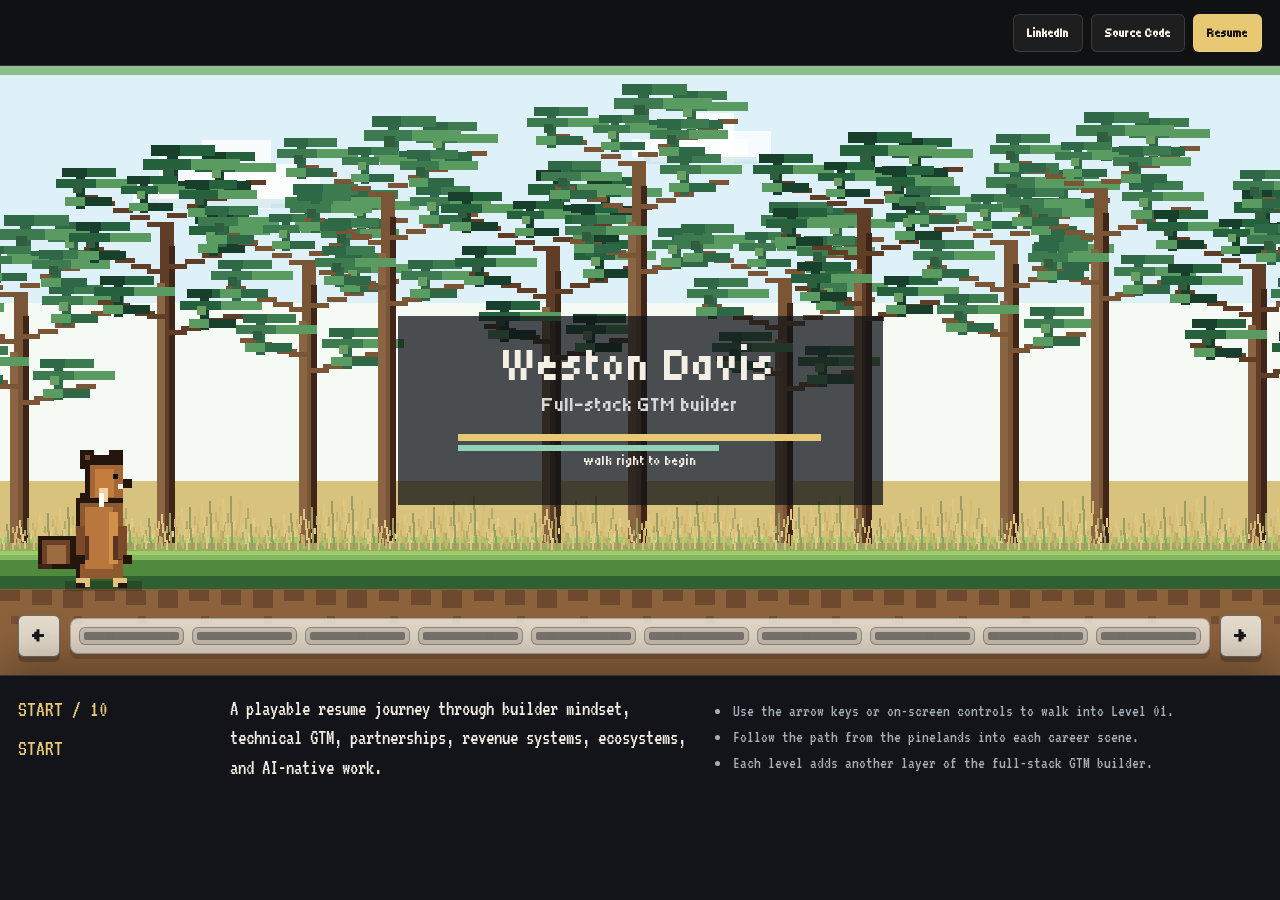
<file: index.html>
<!doctype html>
<html lang="en">
  <head>
    <meta charset="utf-8">
    <meta name="viewport" content="width=device-width, initial-scale=1">
    <meta name="description" content="A playable resume journey for Weston Davis, a full-stack GTM builder for developer platforms, open source, partnerships, AI workflows, and enterprise software.">
    <meta property="og:title" content="Weston Davis | Full-Stack GTM Builder">
    <meta property="og:description" content="Walk a pixel-art beaver through a career journey across developer platforms, open source, partnerships, sales strategy, enterprise consulting, and AI-native GTM.">
    <meta property="og:type" content="website">
    <title>Weston Davis | Full-Stack GTM Builder</title>
    <link rel="preconnect" href="https://fonts.googleapis.com">
    <link rel="preconnect" href="https://fonts.gstatic.com" crossorigin>
    <link href="https://fonts.googleapis.com/css2?family=Tiny5&family=VT323&display=swap" rel="stylesheet">
    <link rel="stylesheet" href="styles.css?v=20260710-agpl-links">
  </head>
  <body>
    <main class="app">
      <header class="topbar">
        <a class="brand" href="#game-canvas" aria-label="Weston Davis resume game home">
          <span>Weston Davis</span>
          <small>Full-stack GTM builder</small>
        </a>

        <nav class="utility" aria-label="Contact, source code, and resume links">
          <a class="text-button" href="https://www.linkedin.com/in/westonkdavis" target="_blank" rel="noreferrer">LinkedIn</a>
          <a class="text-button" href="https://github.com/weskdavis/resume-game" target="_blank" rel="noreferrer">Source Code</a>
          <a class="text-button is-primary" href="resume.html">Resume</a>
        </nav>
      </header>

      <section class="stage" aria-label="Busy Beaver Resume Quest">
        <canvas id="game-canvas" width="960" height="540" tabindex="0" role="img" aria-label="Playable side-scrolling resume game. Move Weston the beaver through career scenes from Pinehurst to the next technical GTM quest."></canvas>

        <div class="scene-nav" aria-label="Scene navigation">
          <button class="icon-button" id="prev-scene" type="button" aria-label="Previous scene">←</button>
          <div class="timeline" id="timeline" aria-label="Career timeline"></div>
          <button class="icon-button" id="next-scene" type="button" aria-label="Next scene">→</button>
        </div>

      </section>

      <div class="touch-controls" aria-label="Character controls">
        <div class="touch-dpad" aria-label="Movement controls">
          <button class="touch-button touch-arrow" data-control="left" type="button" aria-label="Move left">←</button>
          <button class="touch-button touch-arrow" data-control="right" type="button" aria-label="Move right">→</button>
        </div>
        <div class="touch-actions" aria-label="Action controls">
          <button class="touch-button touch-action is-jump" data-control="jump" type="button" aria-label="Jump">A</button>
          <button class="touch-button touch-action is-slap" data-control="slap" type="button" aria-label="Tail slap">B</button>
        </div>
      </div>

      <section class="hud" aria-live="polite">
        <button class="hud-toggle" id="hud-toggle" type="button" aria-expanded="true">Career card</button>

        <div class="hud-grid" id="hud-content">
          <div class="scene-kicker">
            <span id="scene-count">Level 01 / 10</span>
            <span id="scene-type">Origin</span>
          </div>

          <div class="scene-main">
            <p class="capability" id="scene-capability">Builder Mindset</p>
            <h1 id="scene-title">Southern Pines / Pinehurst</h1>
            <p id="scene-story">The journey starts in longleaf pine country: practical, curious, self-directed, and oriented toward useful work.</p>
          </div>

          <div class="scene-proof">
            <div class="scene-place" id="scene-place">Southern Pines / Pinehurst, NC</div>
            <div class="artifact" id="scene-artifact">Capability gained: Toolbox</div>
            <ul id="scene-points"></ul>
          </div>
        </div>
      </section>

      <div class="final-overlay" id="final-overlay" aria-hidden="true">
        <div class="final-card" role="dialog" aria-modal="true" aria-labelledby="final-title">
          <p class="final-kicker">Mission Complete</p>
          <h2 id="final-title">Weston Davis</h2>
          <p class="final-subtitle">GTM Builder &bull; Partnerships &bull; Developer Platforms &bull; Strategy &amp; Operations</p>

          <div class="final-actions" aria-label="Final resume actions">
            <button class="text-button final-button" id="final-email-button" type="button">Email</button>
            <a class="text-button final-button" href="https://www.linkedin.com/in/westonkdavis" target="_blank" rel="noreferrer">LinkedIn</a>
            <a class="text-button final-button" href="resume.html">Traditional Resume</a>
            <button class="text-button final-button" id="final-print-button" type="button">Print / Save PDF</button>
          </div>

          <p class="final-license"><a href="https://github.com/weskdavis/resume-game" target="_blank" rel="noreferrer">Licensed under AGPL</a></p>
          <p class="final-status" id="final-status" aria-live="polite"></p>
        </div>
      </div>
    </main>

    <script src="resume-data.js?v=20260710-level-9-place"></script>
    <script src="script.js?v=20260604-level10-sign-center"></script>
  </body>
</html>
</file>
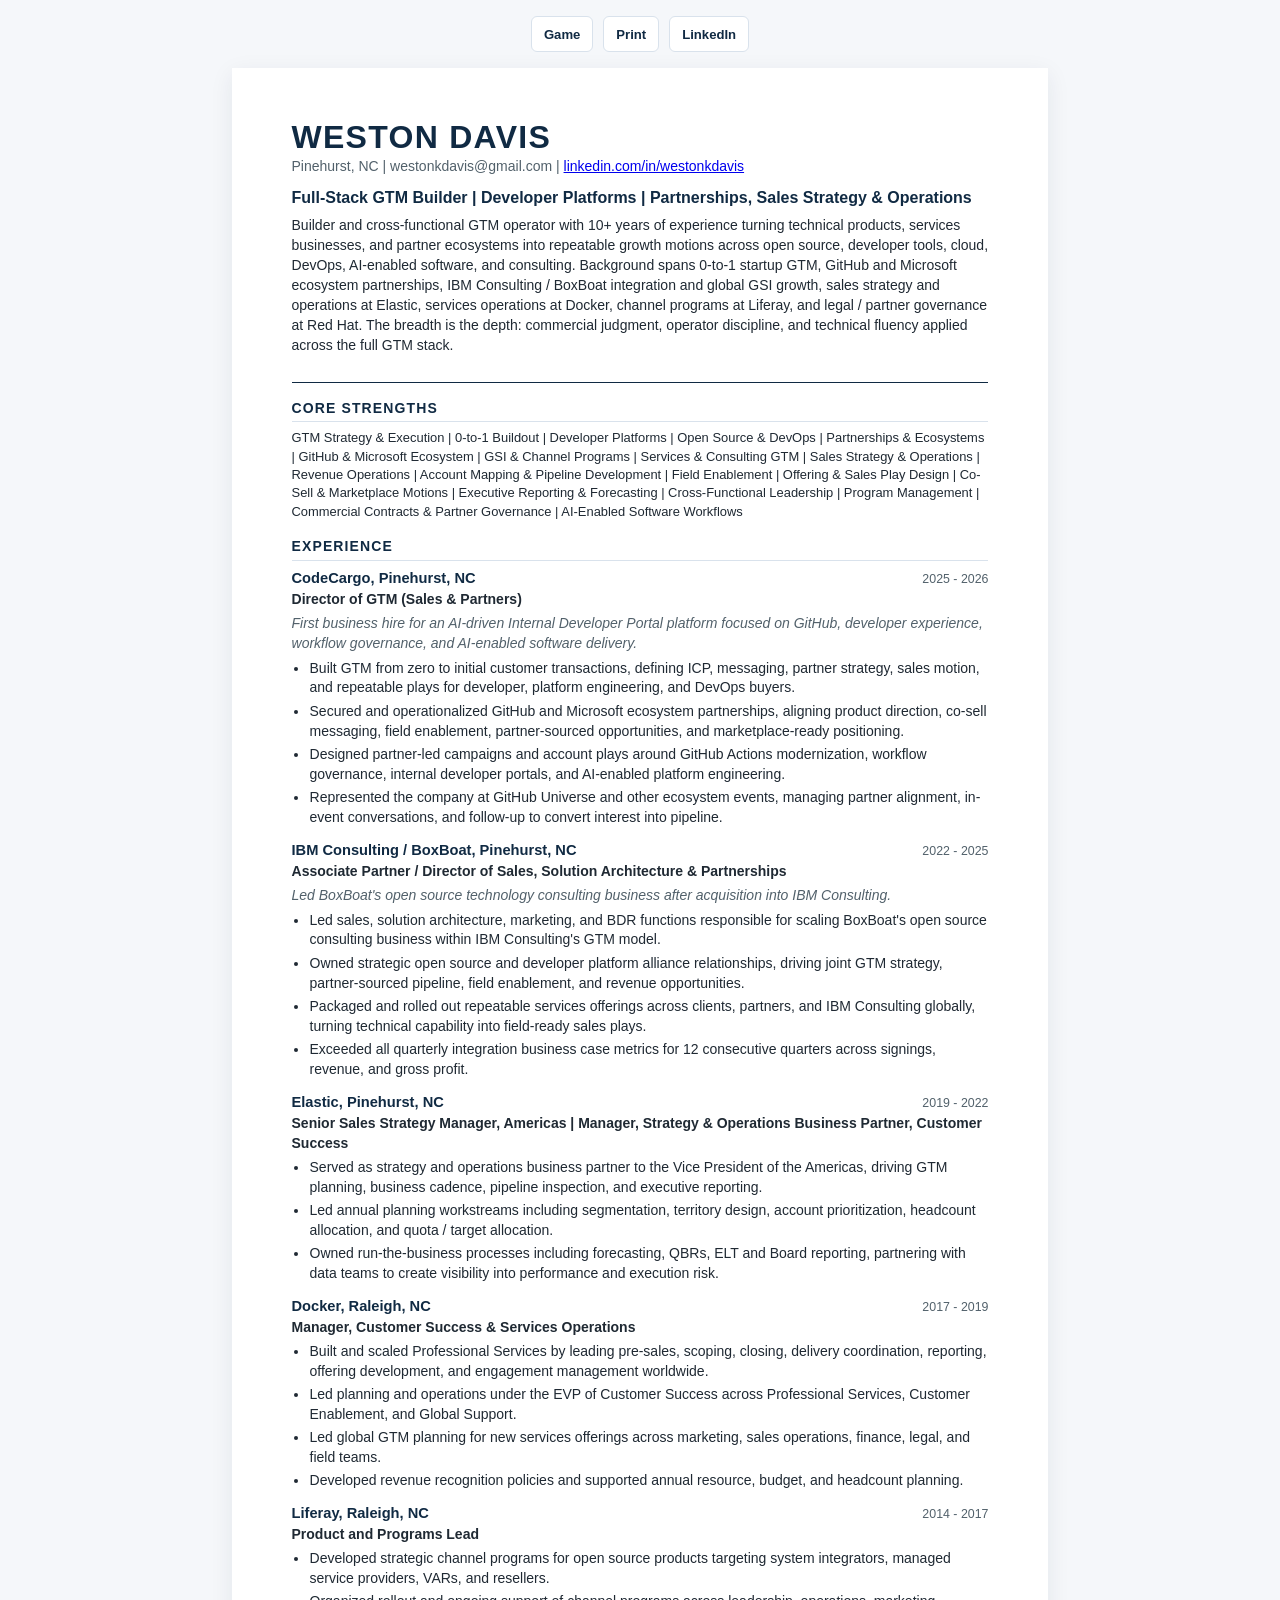
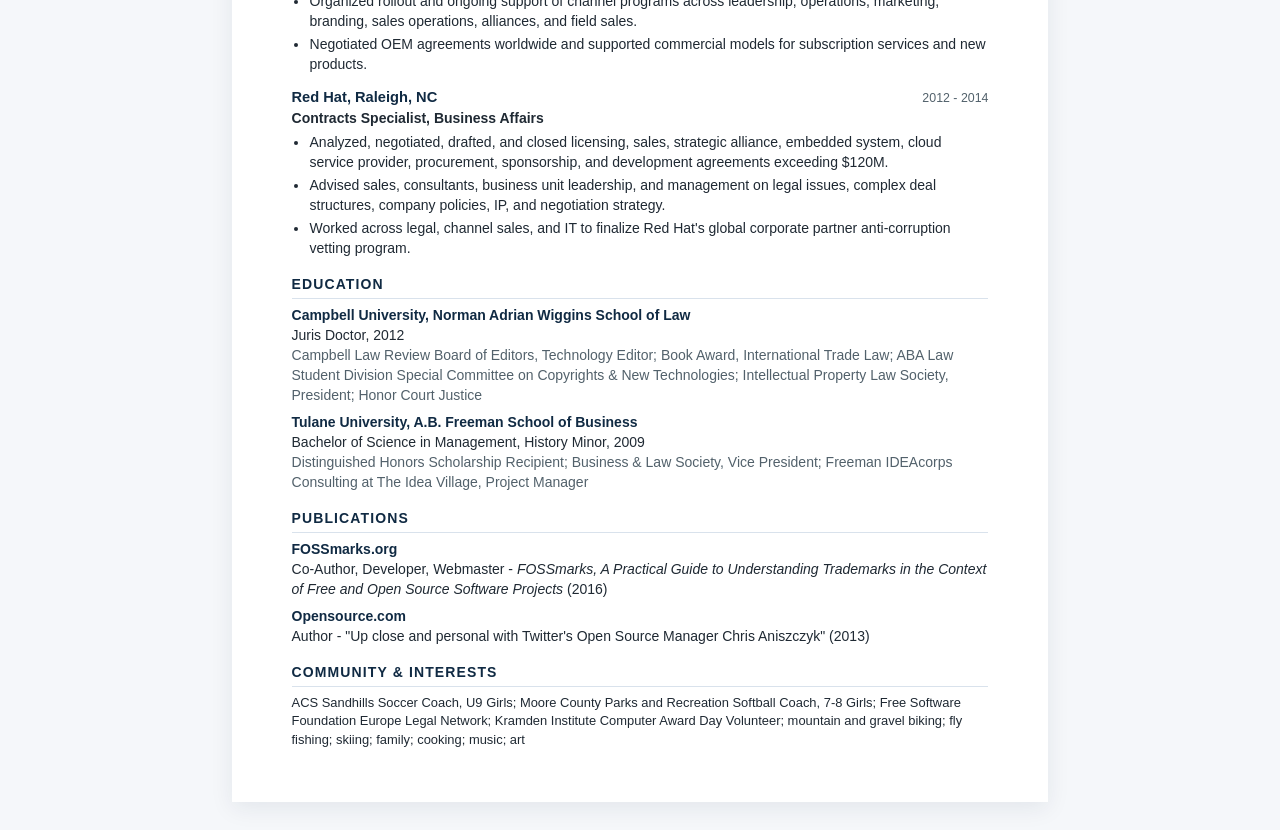
<file: resume.html>
<!doctype html>
<html lang="en">
  <head>
    <meta charset="utf-8">
    <meta name="viewport" content="width=device-width, initial-scale=1">
    <meta name="description" content="Classic resume for Weston Davis, GTM builder for developer platforms, partnerships, sales strategy, and operations.">
    <title>Weston Davis | Resume</title>
    <style>
      :root {
        --text: #1f2933;
        --muted: #52616b;
        --line: #d9e2ec;
        --accent: #102a43;
        --paper: #ffffff;
      }

      * {
        box-sizing: border-box;
      }

      body {
        margin: 0;
        background: #f5f7fa;
        color: var(--text);
        font-family: -apple-system, BlinkMacSystemFont, "Segoe UI", Roboto, Helvetica, Arial, sans-serif;
        font-size: 10.5pt;
        line-height: 1.42;
      }

      .toolbar {
        display: flex;
        justify-content: center;
        gap: 10px;
        padding: 16px;
      }

      .toolbar a,
      .toolbar button {
        display: inline-flex;
        align-items: center;
        min-height: 36px;
        padding: 0 12px;
        border: 1px solid var(--line);
        border-radius: 6px;
        background: #fff;
        color: var(--accent);
        font: 700 0.82rem -apple-system, BlinkMacSystemFont, "Segoe UI", sans-serif;
        text-decoration: none;
        cursor: pointer;
      }

      .page {
        max-width: 8.5in;
        margin: 0 auto 28px;
        padding: 0.55in 0.62in;
        background: var(--paper);
        box-shadow: 0 6px 22px rgba(16, 42, 67, 0.08);
      }

      header {
        margin-bottom: 16px;
        padding-bottom: 12px;
        border-bottom: 1.5px solid var(--accent);
      }

      h1 {
        margin: 0 0 4px;
        color: var(--accent);
        font-size: 24pt;
        font-weight: 700;
        letter-spacing: 0.04em;
        line-height: 1;
        text-transform: uppercase;
      }

      .contact,
      .small,
      .context,
      .dates {
        color: var(--muted);
      }

      .headline {
        margin-top: 10px;
        color: var(--accent);
        font-size: 12pt;
        font-weight: 700;
      }

      .summary {
        margin-top: 7px;
      }

      section {
        margin-top: 16px;
      }

      h2 {
        margin: 0 0 7px;
        padding-bottom: 3px;
        border-bottom: 1px solid var(--line);
        color: var(--accent);
        font-size: 10.5pt;
        font-weight: 700;
        letter-spacing: 0.08em;
        text-transform: uppercase;
      }

      .skills {
        margin: 0;
        font-size: 9.7pt;
      }

      .role {
        margin-top: 12px;
      }

      .role:first-of-type {
        margin-top: 0;
      }

      .role-header {
        display: flex;
        align-items: baseline;
        justify-content: space-between;
        gap: 12px;
        margin-bottom: 1px;
      }

      .company,
      .degree,
      .publication-title {
        color: var(--accent);
        font-weight: 700;
      }

      .company {
        font-size: 11pt;
      }

      .dates {
        white-space: nowrap;
        font-size: 9.3pt;
      }

      .title {
        margin-bottom: 4px;
        font-weight: 700;
      }

      .context {
        margin: 3px 0 5px;
        font-style: italic;
      }

      ul {
        margin: 4px 0 0 17px;
        padding: 0;
      }

      li {
        margin-bottom: 3.5px;
        padding-left: 1px;
      }

      .education-item,
      .publication-item {
        margin-bottom: 8px;
      }

      @media print {
        @page {
          size: Letter;
          margin: 0.45in 0.55in;
        }

        body {
          background: #fff;
          font-size: 10pt;
          line-height: 1.36;
          -webkit-print-color-adjust: exact;
          print-color-adjust: exact;
        }

        .toolbar {
          display: none;
        }

        .page {
          max-width: none;
          margin: 0;
          padding: 0;
          box-shadow: none;
        }

        section,
        .role,
        ul {
          break-inside: auto;
          page-break-inside: auto;
        }

        h2,
        .role-header,
        .title,
        .context {
          break-after: avoid;
          page-break-after: avoid;
        }

        a {
          color: inherit;
          text-decoration: none;
        }
      }
    </style>
  </head>
  <body>
    <nav class="toolbar" aria-label="Resume actions">
      <a href="index.html">Game</a>
      <button type="button" onclick="window.print()">Print</button>
      <a href="https://www.linkedin.com/in/westonkdavis/" target="_blank" rel="noreferrer">LinkedIn</a>
    </nav>

    <main class="page">
      <header>
        <h1>Weston Davis</h1>
        <div class="contact">Pinehurst, NC | westonkdavis@gmail.com | <a href="https://www.linkedin.com/in/westonkdavis/">linkedin.com/in/westonkdavis</a></div>
        <div class="headline">Full-Stack GTM Builder | Developer Platforms | Partnerships, Sales Strategy & Operations</div>
        <p class="summary">
          Builder and cross-functional GTM operator with 10+ years of experience turning technical products, services businesses, and partner ecosystems into repeatable growth motions across open source, developer tools, cloud, DevOps, AI-enabled software, and consulting. Background spans 0-to-1 startup GTM, GitHub and Microsoft ecosystem partnerships, IBM Consulting / BoxBoat integration and global GSI growth, sales strategy and operations at Elastic, services operations at Docker, channel programs at Liferay, and legal / partner governance at Red Hat. The breadth is the depth: commercial judgment, operator discipline, and technical fluency applied across the full GTM stack.
        </p>
      </header>

      <section>
        <h2>Core Strengths</h2>
        <p class="skills">GTM Strategy & Execution | 0-to-1 Buildout | Developer Platforms | Open Source & DevOps | Partnerships & Ecosystems | GitHub & Microsoft Ecosystem | GSI & Channel Programs | Services & Consulting GTM | Sales Strategy & Operations | Revenue Operations | Account Mapping & Pipeline Development | Field Enablement | Offering & Sales Play Design | Co-Sell & Marketplace Motions | Executive Reporting & Forecasting | Cross-Functional Leadership | Program Management | Commercial Contracts & Partner Governance | AI-Enabled Software Workflows</p>
      </section>

      <section>
        <h2>Experience</h2>

        <div class="role">
          <div class="role-header">
            <div class="company">CodeCargo, Pinehurst, NC</div>
            <div class="dates">2025 - 2026</div>
          </div>
          <div class="title">Director of GTM (Sales & Partners)</div>
          <p class="context">First business hire for an AI-driven Internal Developer Portal platform focused on GitHub, developer experience, workflow governance, and AI-enabled software delivery.</p>
          <ul>
            <li>Built GTM from zero to initial customer transactions, defining ICP, messaging, partner strategy, sales motion, and repeatable plays for developer, platform engineering, and DevOps buyers.</li>
            <li>Secured and operationalized GitHub and Microsoft ecosystem partnerships, aligning product direction, co-sell messaging, field enablement, partner-sourced opportunities, and marketplace-ready positioning.</li>
            <li>Designed partner-led campaigns and account plays around GitHub Actions modernization, workflow governance, internal developer portals, and AI-enabled platform engineering.</li>
            <li>Represented the company at GitHub Universe and other ecosystem events, managing partner alignment, in-event conversations, and follow-up to convert interest into pipeline.</li>
          </ul>
        </div>

        <div class="role">
          <div class="role-header">
            <div class="company">IBM Consulting / BoxBoat, Pinehurst, NC</div>
            <div class="dates">2022 - 2025</div>
          </div>
          <div class="title">Associate Partner / Director of Sales, Solution Architecture & Partnerships</div>
          <p class="context">Led BoxBoat's open source technology consulting business after acquisition into IBM Consulting.</p>
          <ul>
            <li>Led sales, solution architecture, marketing, and BDR functions responsible for scaling BoxBoat's open source consulting business within IBM Consulting's GTM model.</li>
            <li>Owned strategic open source and developer platform alliance relationships, driving joint GTM strategy, partner-sourced pipeline, field enablement, and revenue opportunities.</li>
            <li>Packaged and rolled out repeatable services offerings across clients, partners, and IBM Consulting globally, turning technical capability into field-ready sales plays.</li>
            <li>Exceeded all quarterly integration business case metrics for 12 consecutive quarters across signings, revenue, and gross profit.</li>
          </ul>
        </div>

        <div class="role">
          <div class="role-header">
            <div class="company">Elastic, Pinehurst, NC</div>
            <div class="dates">2019 - 2022</div>
          </div>
          <div class="title">Senior Sales Strategy Manager, Americas | Manager, Strategy & Operations Business Partner, Customer Success</div>
          <ul>
            <li>Served as strategy and operations business partner to the Vice President of the Americas, driving GTM planning, business cadence, pipeline inspection, and executive reporting.</li>
            <li>Led annual planning workstreams including segmentation, territory design, account prioritization, headcount allocation, and quota / target allocation.</li>
            <li>Owned run-the-business processes including forecasting, QBRs, ELT and Board reporting, partnering with data teams to create visibility into performance and execution risk.</li>
          </ul>
        </div>

        <div class="role">
          <div class="role-header">
            <div class="company">Docker, Raleigh, NC</div>
            <div class="dates">2017 - 2019</div>
          </div>
          <div class="title">Manager, Customer Success & Services Operations</div>
          <ul>
            <li>Built and scaled Professional Services by leading pre-sales, scoping, closing, delivery coordination, reporting, offering development, and engagement management worldwide.</li>
            <li>Led planning and operations under the EVP of Customer Success across Professional Services, Customer Enablement, and Global Support.</li>
            <li>Led global GTM planning for new services offerings across marketing, sales operations, finance, legal, and field teams.</li>
            <li>Developed revenue recognition policies and supported annual resource, budget, and headcount planning.</li>
          </ul>
        </div>

        <div class="role">
          <div class="role-header">
            <div class="company">Liferay, Raleigh, NC</div>
            <div class="dates">2014 - 2017</div>
          </div>
          <div class="title">Product and Programs Lead</div>
          <ul>
            <li>Developed strategic channel programs for open source products targeting system integrators, managed service providers, VARs, and resellers.</li>
            <li>Organized rollout and ongoing support of channel programs across leadership, operations, marketing, branding, sales operations, alliances, and field sales.</li>
            <li>Negotiated OEM agreements worldwide and supported commercial models for subscription services and new products.</li>
          </ul>
        </div>

        <div class="role">
          <div class="role-header">
            <div class="company">Red Hat, Raleigh, NC</div>
            <div class="dates">2012 - 2014</div>
          </div>
          <div class="title">Contracts Specialist, Business Affairs</div>
          <ul>
            <li>Analyzed, negotiated, drafted, and closed licensing, sales, strategic alliance, embedded system, cloud service provider, procurement, sponsorship, and development agreements exceeding $120M.</li>
            <li>Advised sales, consultants, business unit leadership, and management on legal issues, complex deal structures, company policies, IP, and negotiation strategy.</li>
            <li>Worked across legal, channel sales, and IT to finalize Red Hat's global corporate partner anti-corruption vetting program.</li>
          </ul>
        </div>
      </section>

      <section>
        <h2>Education</h2>
        <div class="education-item">
          <div class="degree">Campbell University, Norman Adrian Wiggins School of Law</div>
          <div>Juris Doctor, 2012</div>
          <div class="small">Campbell Law Review Board of Editors, Technology Editor; Book Award, International Trade Law; ABA Law Student Division Special Committee on Copyrights & New Technologies; Intellectual Property Law Society, President; Honor Court Justice</div>
        </div>
        <div class="education-item">
          <div class="degree">Tulane University, A.B. Freeman School of Business</div>
          <div>Bachelor of Science in Management, History Minor, 2009</div>
          <div class="small">Distinguished Honors Scholarship Recipient; Business & Law Society, Vice President; Freeman IDEAcorps Consulting at The Idea Village, Project Manager</div>
        </div>
      </section>

      <section>
        <h2>Publications</h2>
        <div class="publication-item">
          <div class="publication-title">FOSSmarks.org</div>
          <div>Co-Author, Developer, Webmaster - <em>FOSSmarks, A Practical Guide to Understanding Trademarks in the Context of Free and Open Source Software Projects</em> (2016)</div>
        </div>
        <div class="publication-item">
          <div class="publication-title">Opensource.com</div>
          <div>Author - "Up close and personal with Twitter's Open Source Manager Chris Aniszczyk" (2013)</div>
        </div>
      </section>

      <section>
        <h2>Community & Interests</h2>
        <p class="skills">ACS Sandhills Soccer Coach, U9 Girls; Moore County Parks and Recreation Softball Coach, 7-8 Girls; Free Software Foundation Europe Legal Network; Kramden Institute Computer Award Day Volunteer; mountain and gravel biking; fly fishing; skiing; family; cooking; music; art</p>
      </section>
    </main>
  </body>
</html>
</file>
<file: styles.css>
:root {
  color-scheme: dark;
  --bg: #101114;
  --surface: #171a20;
  --surface-2: #20242c;
  --ink: #f4efe5;
  --muted: #a9adb6;
  --line: rgba(244, 239, 229, 0.14);
  --accent: #e8c872;
  --soft: #91d1b4;
  --danger: #d86a5d;
  --shadow: rgba(0, 0, 0, 0.3);
  font-family: "Tiny5", ui-monospace, SFMono-Regular, Menlo, Monaco, Consolas, "Liberation Mono", monospace;
}

* {
  box-sizing: border-box;
}

html,
body {
  min-width: 320px;
  min-height: 100%;
  margin: 0;
  background: var(--bg);
  color: var(--ink);
}

body {
  overflow: hidden;
}

a {
  color: inherit;
}

button,
a {
  -webkit-tap-highlight-color: transparent;
}

button {
  font: inherit;
}

.stage,
.scene-nav,
.timeline,
.touch-controls,
.icon-button,
.touch-button,
.dot,
#game-canvas {
  -webkit-touch-callout: none;
  -webkit-user-select: none;
  user-select: none;
}

.scene-nav,
.touch-controls,
.icon-button,
.touch-button,
.dot,
#game-canvas {
  touch-action: manipulation;
}

.app {
  display: grid;
  grid-template-rows: auto minmax(0, 1fr) auto;
  height: 100vh;
  min-height: 100vh;
  overflow: hidden;
  background: var(--bg);
}

.topbar {
  z-index: 3;
  display: flex;
  align-items: center;
  justify-content: space-between;
  gap: 16px;
  min-height: 66px;
  padding: 12px 18px;
  border-bottom: 1px solid var(--line);
  background: rgba(16, 17, 20, 0.94);
  backdrop-filter: blur(14px);
}

.brand {
  display: grid;
  gap: 3px;
  text-decoration: none;
  transition: opacity 180ms linear, transform 180ms ease;
  will-change: opacity, transform;
}

.brand span {
  font-size: 1rem;
  font-weight: 800;
}

.brand small {
  color: var(--muted);
  font-size: 0.72rem;
  line-height: 1.25;
}

.utility {
  display: flex;
  flex-wrap: wrap;
  justify-content: flex-end;
  gap: 8px;
}

.text-button,
.icon-button,
.touch-button,
.hud-toggle,
.dot {
  border: 1px solid var(--line);
  border-radius: 6px;
  background: rgba(244, 239, 229, 0.06);
  color: var(--ink);
  cursor: pointer;
}

.text-button {
  display: inline-flex;
  align-items: center;
  justify-content: center;
  min-height: 38px;
  padding: 0 13px;
  font-size: 0.78rem;
  font-weight: 800;
  text-decoration: none;
}

.text-button:hover,
.icon-button:hover,
.touch-button:hover,
.dot:hover,
.hud-toggle:hover {
  border-color: rgba(244, 239, 229, 0.32);
  background: rgba(244, 239, 229, 0.1);
}

.text-button.is-primary {
  background: var(--accent);
  color: #17140c;
}

.stage {
  position: relative;
  min-height: 0;
  overflow: hidden;
  background: #11141a;
}

#game-canvas {
  display: block;
  width: 100%;
  height: 100%;
  min-height: 0;
  image-rendering: pixelated;
  outline: none;
}

.scene-nav {
  position: absolute;
  left: 18px;
  right: 18px;
  bottom: 18px;
  z-index: 2;
  display: grid;
  grid-template-columns: 42px minmax(0, 1fr) 42px;
  align-items: center;
  gap: 10px;
  pointer-events: none;
}

.icon-button {
  display: inline-grid;
  width: 42px;
  height: 42px;
  place-items: center;
  font-size: 1.1rem;
  font-weight: 900;
  border-color: rgba(16, 17, 20, 0.55);
  background: rgba(244, 239, 229, 0.86);
  color: #15171c;
  box-shadow: 0 5px 0 rgba(16, 17, 20, 0.26);
  pointer-events: auto;
}

.timeline {
  display: grid;
  grid-template-columns: repeat(10, minmax(0, 1fr));
  gap: 8px;
  min-height: 34px;
  padding: 8px;
  border: 1px solid rgba(16, 17, 20, 0.26);
  border-radius: 8px;
  background: rgba(244, 239, 229, 0.82);
  box-shadow: 0 5px 0 rgba(16, 17, 20, 0.18);
  pointer-events: auto;
}

.dot {
  position: relative;
  height: 18px;
  padding: 0;
  border-color: rgba(16, 17, 20, 0.3);
  background: rgba(16, 17, 20, 0.12);
}

.dot::after {
  content: "";
  position: absolute;
  inset: 4px;
  border-radius: 2px;
  background: rgba(16, 17, 20, 0.42);
}

.dot.is-active::after {
  inset: 3px;
  background: var(--danger);
  box-shadow: 0 0 0 2px #15171c;
}

.dot.is-complete::after {
  background: var(--soft);
}

.touch-controls {
  z-index: 2;
  display: none;
  align-items: center;
  justify-content: space-between;
  gap: 18px;
  padding: 10px 18px;
  border-top: 1px solid rgba(244, 239, 229, 0.12);
  border-bottom: 1px solid rgba(244, 239, 229, 0.12);
  background: rgba(18, 20, 25, 0.96);
  box-shadow: 0 -10px 22px rgba(0, 0, 0, 0.18);
}

.touch-dpad,
.touch-actions {
  display: flex;
  align-items: center;
  gap: 12px;
}

.touch-button {
  display: inline-grid;
  width: 44px;
  height: 44px;
  place-items: center;
  font-weight: 900;
  border-width: 2px;
  box-shadow: 0 5px 0 rgba(0, 0, 0, 0.4);
}

.touch-button:active {
  transform: translateY(3px);
  box-shadow: 0 2px 0 rgba(0, 0, 0, 0.46);
}

.touch-arrow {
  border-radius: 7px;
  background: #e8e1d4;
  color: #101114;
  font-size: 1.05rem;
}

.touch-action {
  width: 50px;
  height: 50px;
  border-radius: 999px;
  color: #101114;
  font-size: 0.9rem;
  text-shadow: 0 1px rgba(255, 255, 255, 0.28);
}

.touch-action.is-jump {
  background: #8fd6bf;
}

.touch-action.is-slap {
  background: #e8c872;
}

.hud {
  z-index: 3;
  height: clamp(218px, 25vh, 270px);
  overflow: hidden;
  border-top: 1px solid var(--line);
  background: rgba(18, 20, 25, 0.96);
  box-shadow: 0 -16px 42px var(--shadow);
}

.hud-toggle {
  display: none;
  width: calc(100% - 24px);
  min-height: 40px;
  margin: 12px;
  color: var(--soft);
  font-size: 0.76rem;
  font-weight: 900;
  text-transform: uppercase;
}

.hud-grid {
  display: grid;
  grid-template-columns: minmax(130px, 0.35fr) minmax(260px, 0.85fr) minmax(320px, 1fr);
  gap: 20px;
  height: 100%;
  padding: 18px;
}

.scene-kicker {
  display: grid;
  align-content: start;
  gap: 8px;
  color: var(--accent);
  font-weight: 900;
  text-transform: uppercase;
}

.capability,
.scene-place,
.artifact {
  margin: 0 0 7px;
  color: var(--soft);
  font-weight: 900;
  text-transform: uppercase;
}

.artifact {
  color: var(--accent);
  text-transform: none;
}

.final-overlay {
  position: fixed;
  inset: 0;
  z-index: 10;
  display: grid;
  place-items: center;
  padding: 24px;
  background: rgba(8, 10, 12, 0.68);
  opacity: 0;
  pointer-events: none;
  transition: opacity 180ms linear;
}

.final-overlay.is-visible {
  opacity: 1;
  pointer-events: auto;
}

.final-card {
  width: min(760px, 92vw);
  padding: 30px 48px 24px;
  border: 3px solid rgba(244, 239, 229, 0.72);
  border-radius: 8px;
  background: #131720;
  box-shadow:
    0 0 0 8px rgba(232, 200, 114, 0.18),
    0 18px 0 rgba(0, 0, 0, 0.32);
  text-align: center;
}

.final-kicker {
  margin: 0 0 18px;
  color: var(--accent);
  font-size: 1rem;
  line-height: 1;
  text-transform: uppercase;
}

.final-card h2 {
  margin: 0 0 16px;
  color: var(--ink);
  font-size: clamp(2.7rem, 7vw, 4.6rem);
  line-height: 0.9;
  letter-spacing: 0;
  text-transform: uppercase;
}

.final-subtitle {
  max-width: 620px;
  margin: 0 auto 26px;
  color: var(--soft);
  font-size: clamp(1rem, 2.2vw, 1.28rem);
  font-weight: 900;
  line-height: 1.35;
  text-transform: uppercase;
}

.final-actions {
  display: flex;
  flex-wrap: wrap;
  justify-content: center;
  gap: 10px;
}

.final-button {
  min-width: 104px;
}

.final-license {
  margin: 34px 0 0;
  color: #b7a7dc;
  font-size: 0.68rem;
}

.final-license a:hover {
  color: #d2c7ef;
}

.final-status {
  min-height: 18px;
  margin: 8px 0 0;
  color: var(--accent);
  font-size: 0.9rem;
}

h1,
p {
  margin-top: 0;
}

#scene-title {
  margin: 0 0 8px;
  font-size: clamp(1.32rem, 2.4vw, 2rem);
  line-height: 1.05;
  letter-spacing: 0;
}

#scene-story {
  max-width: 76ch;
  margin-bottom: 0;
  color: var(--ink);
}

#scene-points {
  display: grid;
  gap: 4px;
  max-height: none;
  margin: 6px 0 0;
  padding-left: 16px;
  overflow: visible;
  color: var(--muted);
}

.hud .scene-kicker,
.hud .capability,
.hud .scene-place,
.hud .artifact {
  font-family: "VT323", ui-monospace, SFMono-Regular, Menlo, Monaco, Consolas, "Liberation Mono", monospace;
  font-size: 22px;
  font-weight: 400;
  letter-spacing: 0;
  line-height: 1.4;
}

.hud #scene-story {
  font-family: "VT323", ui-monospace, SFMono-Regular, Menlo, Monaco, Consolas, "Liberation Mono", monospace;
  font-size: 21px;
  font-weight: 400;
  letter-spacing: 0;
  line-height: 1.4;
}

.hud .scene-place,
.hud .artifact,
.hud #scene-points {
  font-family: "VT323", ui-monospace, SFMono-Regular, Menlo, Monaco, Consolas, "Liberation Mono", monospace;
  font-size: 17px;
  font-weight: 400;
  letter-spacing: 0;
  line-height: 1.28;
}

.hud .capability,
.hud .scene-place,
.hud .artifact {
  line-height: 1.25;
}

.hud .artifact-prefix {
  font-weight: 700;
}

.hud #scene-points li {
  padding-left: 2px;
}

@media (max-width: 900px) {
  body {
    overflow: auto;
  }

  .app {
    height: auto;
    min-height: 100svh;
    overflow: visible;
  }

  .stage {
    height: 54svh;
    min-height: 360px;
    max-height: 430px;
  }

  .topbar {
    align-items: start;
    min-height: auto;
    padding: 12px;
  }

  .brand span {
    font-size: 0.94rem;
  }

  .brand small {
    max-width: 190px;
  }

  .utility {
    gap: 6px;
  }

  .text-button {
    min-height: 34px;
    padding: 0 9px;
    font-size: 0.72rem;
  }

  #game-canvas {
    height: 100%;
    min-height: 0;
  }

  .scene-nav {
    left: 12px;
    right: 12px;
    bottom: 12px;
  }

  .timeline {
    gap: 4px;
  }

  .touch-controls {
    display: flex;
  }

  .hud-toggle {
    display: block;
  }

  .hud {
    height: auto;
    overflow: visible;
  }

  .hud-grid {
    grid-template-columns: 1fr;
    gap: 12px;
    height: auto;
    padding: 0 14px 16px;
  }

  #scene-points {
    max-height: none;
    overflow: visible;
  }

  .hud.is-collapsed .scene-proof {
    display: none;
  }

  .hud.is-collapsed #scene-story {
    display: none;
  }

  #scene-title {
    font-size: 1.28rem;
  }

  .hud .scene-kicker,
  .hud .capability {
    font-size: 20px;
  }

  .hud #scene-story {
    font-size: 19px;
  }

  .hud .scene-place,
  .hud .artifact,
  .hud #scene-points {
    font-size: 17px;
  }
}

@media (max-width: 540px) {
  .topbar {
    display: grid;
    gap: 10px;
  }

  .utility {
    justify-content: start;
  }

  .stage {
    min-height: 330px;
  }

  .touch-controls {
    padding: 10px 18px 12px;
    gap: 12px;
  }

  .touch-button {
    width: 42px;
    height: 42px;
  }

  .touch-action {
    width: 48px;
    height: 48px;
  }

  .touch-dpad,
  .touch-actions {
    gap: 10px;
  }

  .scene-nav {
    grid-template-columns: 36px minmax(0, 1fr) 36px;
  }

  .icon-button {
    width: 36px;
    height: 36px;
  }

  .final-overlay {
    align-items: start;
    padding: 14px;
    overflow: auto;
  }

  .final-card {
    width: min(100%, 420px);
    padding: 22px 16px 18px;
    border-width: 2px;
    box-shadow:
      0 0 0 5px rgba(232, 200, 114, 0.18),
      0 10px 0 rgba(0, 0, 0, 0.32);
  }

  .final-kicker {
    margin-bottom: 14px;
    font-size: 0.88rem;
  }

  .final-card h2 {
    font-size: clamp(2.3rem, 16vw, 3.15rem);
  }

  .final-subtitle {
    margin-bottom: 18px;
    font-size: 0.92rem;
  }

  .final-actions {
    display: grid;
    grid-template-columns: 1fr;
  }

  .final-button {
    width: 100%;
    min-height: 38px;
  }
}
</file>
